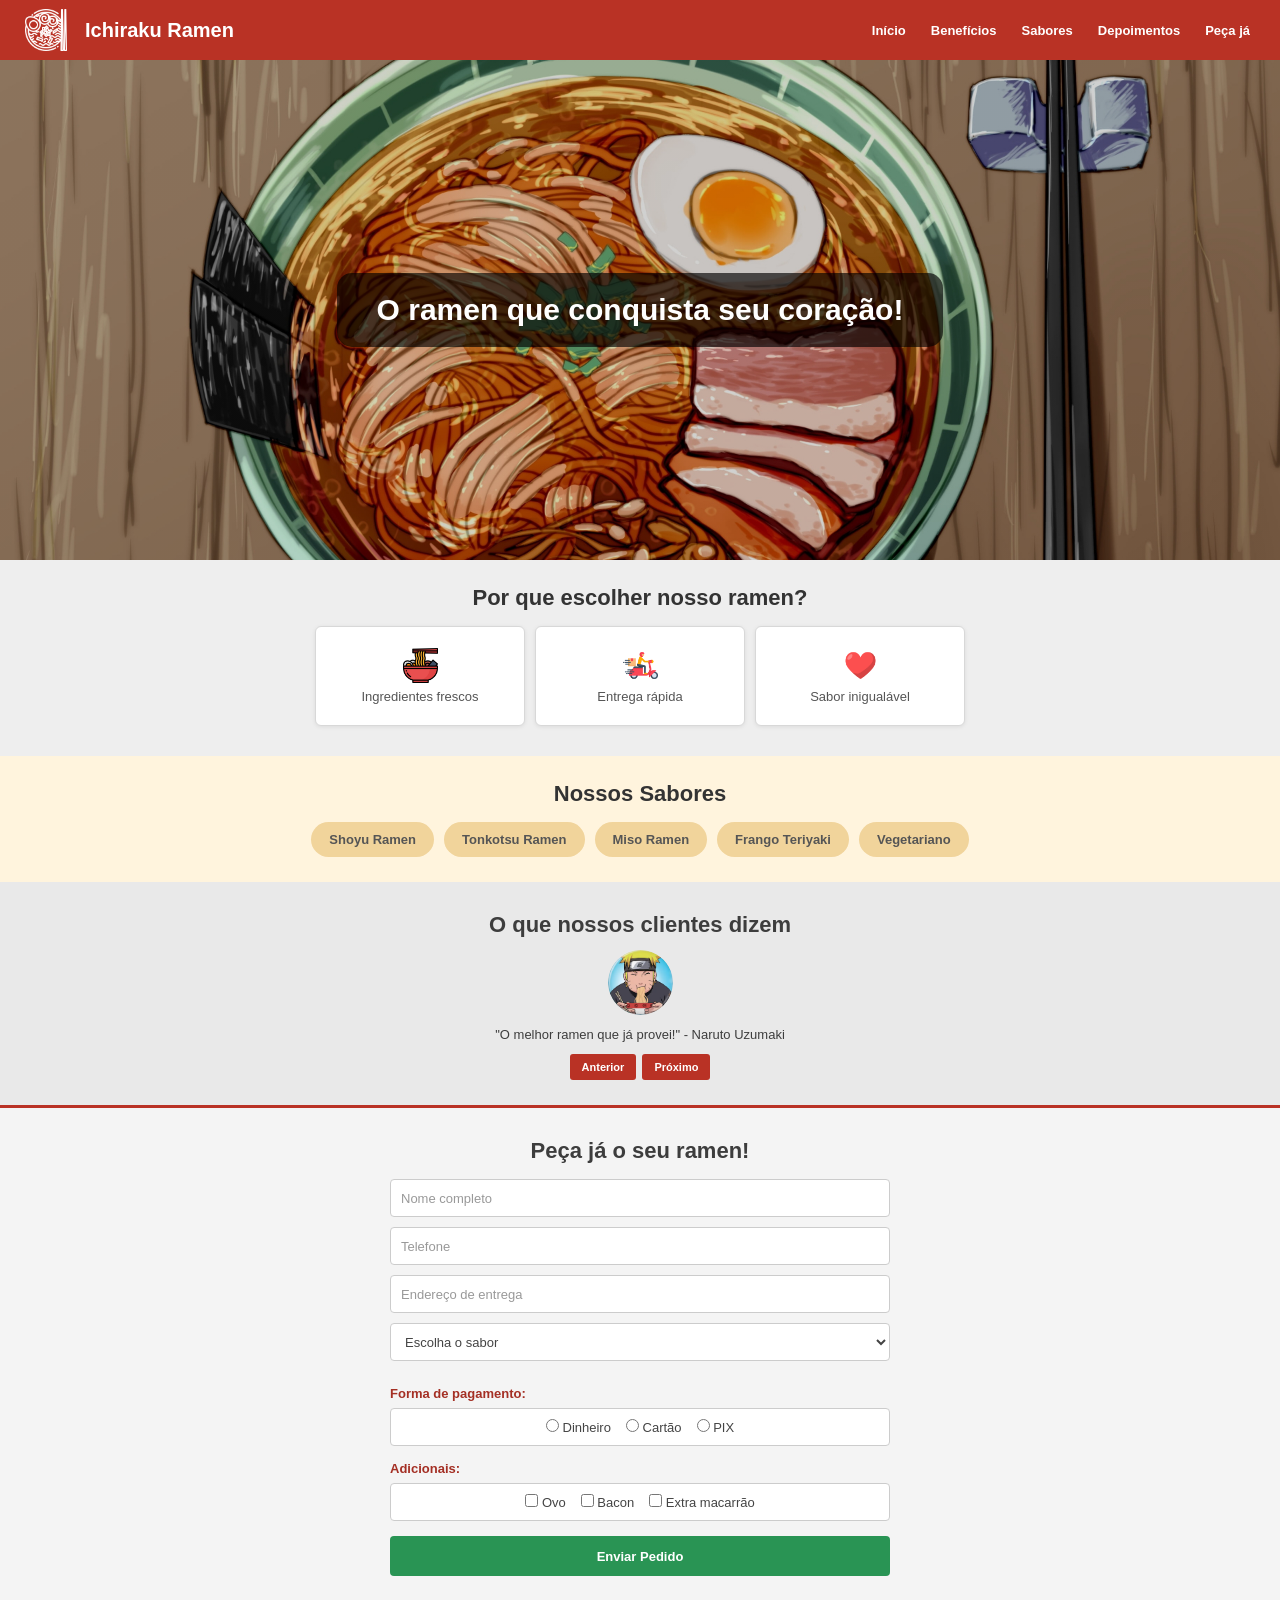
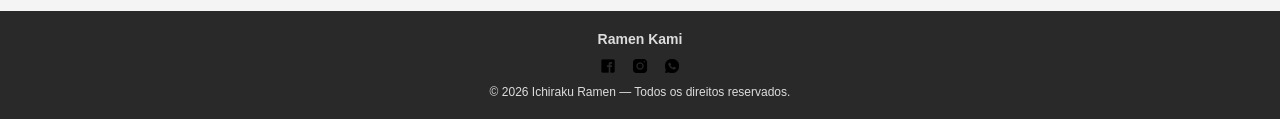
<file: index.html>
<!DOCTYPE html>
<html lang="pt-br">

<head>
    <meta charset="UTF-8">
    <meta name="viewport" content="width=device-width, initial-scale=1.0">

    <link rel="stylesheet" href="style.css">

    <script src="script.js" defer></script>

    <title>Ichiraku Ramen</title>
</head>

<body>

    <header>

        <a href="#inicio" class="logo">
            <img src="./logo.png" alt="Logo Ichiraku Ramen">
        </a>

        <div class="nome-site">
            Ichiraku Ramen
        </div>

        <nav>
            <ul>
                <li><a href="#inicio">Início</a></li>
                <li><a href="#beneficios">Benefícios</a></li>
                <li><a href="#sabores">Sabores</a></li>
                <li><a href="#depoimentos">Depoimentos</a></li>
                <li><a href="#formulario">Peça já</a></li>
            </ul>
        </nav>

    </header>

    <section id="inicio">

        <div class="banner-texto">
            O ramen que conquista seu coração!
        </div>

    </section>

    <section id="beneficios">

        <h2>Por que escolher nosso ramen?</h2>

        <div class="beneficios-container">

            <div class="beneficio">
                <img src="assets/icons/ramen.png" alt="Ingredientes frescos">
                <h3>Ingredientes frescos</h3>
            </div>

            <div class="beneficio">
                <img src="assets/icons/fast-shipping.png" alt="Entrega rápida">
                <h3>Entrega rápida</h3>
            </div>

            <div class="beneficio">
                <img src="assets/icons/heart.png" alt="Sabor inigualável">
                <h3>Sabor inigualável</h3>
            </div>

        </div>

    </section>

    <section id="sabores">

        <h2>Nossos Sabores</h2>

        <div class="sabores-container">

            <button class="sabor">Shoyu Ramen</button>
            <button class="sabor">Tonkotsu Ramen</button>
            <button class="sabor">Miso Ramen</button>
            <button class="sabor">Frango Teriyaki</button>
            <button class="sabor">Vegetariano</button>

        </div>

    </section>

    <section id="depoimentos">

        <h2>O que nossos clientes dizem</h2>

        <div class="depoimento">

        <img id="imagem-depoimento" src="assets/icons/Depoimento1.png" alt="Cliente">

        <p id="texto-depoimento">
        "O melhor ramen que já provei!" - Naruto Uzumaki
        </p>

        <div class="botoes-depoimento">
        <button class="btn" id="anterior">Anterior</button>
        <button class="btn" id="proximo">Próximo</button>
    </div>

</div>

        </div>

    </section>

    <section id="formulario">

        <h2>Peça já o seu ramen!</h2>

        <form action="obrigado.html" method="get">

            <input
                type="text"
                name="nome"
                placeholder="Nome completo"
                required
            >

            <input
                type="tel"
                name="telefone"
                placeholder="Telefone"
                required
            >

            <input
                type="text"
                name="endereco"
                placeholder="Endereço de entrega"
                required
            >

            <select name="sabor" required>
                <option value="">Escolha o sabor</option>
                <option>Shoyu Ramen</option>
                <option>Miso Ramen</option>
                <option>Tonkotsu Ramen</option>
                <option>Frango Teriyaki</option>
                <option>Vegetariano</option>
            </select>

            <fieldset>

                <legend>Forma de pagamento:</legend>

                <div class="opcoes">

                    <label>
                        <input
                            type="radio"
                            name="pagamento"
                            value="Dinheiro"
                            required
                        >
                        Dinheiro
                    </label>

                    <label>
                        <input
                            type="radio"
                            name="pagamento"
                            value="Cartão"
                        >
                        Cartão
                    </label>

                    <label>
                        <input
                            type="radio"
                            name="pagamento"
                            value="PIX"
                        >
                        PIX
                    </label>

                </div>

            </fieldset>

            <fieldset>

                <legend>Adicionais:</legend>

                <div class="opcoes">

                    <label>
                        <input
                            type="checkbox"
                            name="adicionais"
                            value="Ovo"
                        >
                        Ovo
                    </label>

                    <label>
                        <input
                            type="checkbox"
                            name="adicionais"
                            value="Bacon"
                        >
                        Bacon
                    </label>

                    <label>
                        <input
                            type="checkbox"
                            name="adicionais"
                            value="Extra macarrão"
                        >
                        Extra macarrão
                    </label>

                </div>

            </fieldset>

            <button type="submit" class="enviar">
                Enviar Pedido
            </button>

        </form>

    </section>

    <footer>

        <p><strong>Ramen Kami</strong></p>

        <div class="redes">

            <img src="assets/icons/facebook.png" alt="Facebook">

            <img src="assets/icons/instagram.png" alt="Instagram">

            <img src="assets/icons/whatsapp.png" alt="WhatsApp">

        </div>

        <p>
            © 2026 Ichiraku Ramen — Todos os direitos reservados.
        </p>

    </footer>

</body>
</html>
</file>
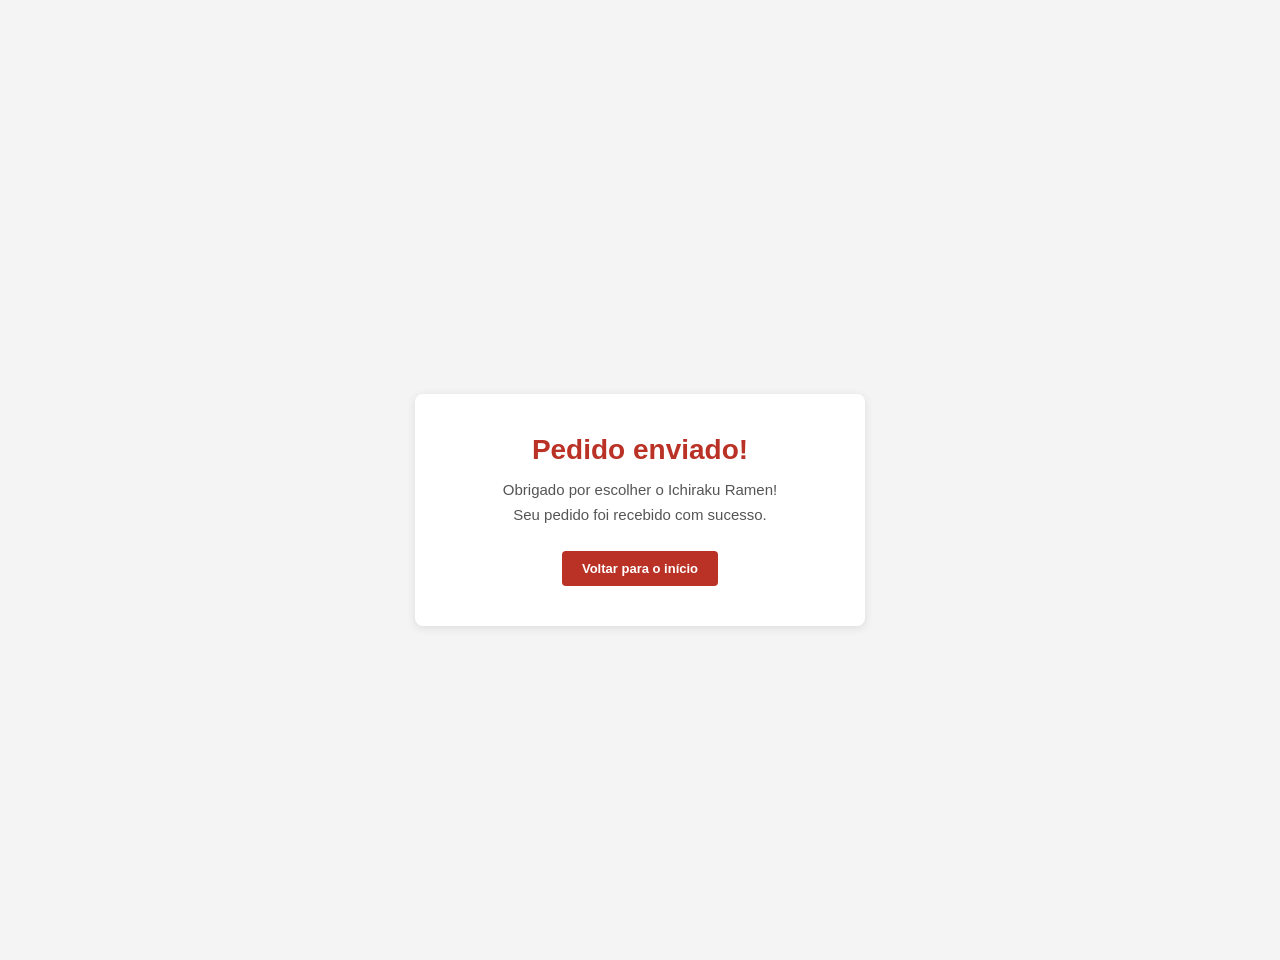
<file: obrigado.html>
<!DOCTYPE html>
<html lang="pt-br">

<head>
    <meta charset="UTF-8">

    <meta
        name="viewport"
        content="width=device-width, initial-scale=1.0"
    >

    <title>Pedido enviado - Ichiraku Ramen</title>

    <link rel="stylesheet" href="style.css">
</head>

<body>

    <main class="agradecimento">

        <div class="caixa-agradecimento">

            <h1>Pedido enviado!</h1>

            <p>
                Obrigado por escolher o Ichiraku Ramen!
            </p>

            <p>
                Seu pedido foi recebido com sucesso.
            </p>

            <a href="index.html" class="voltar">
                Voltar para o início
            </a>

        </div>

    </main>

</body>

</html>
</file>
<file: style.css>
* {
    margin: 0;
    padding: 0;
    box-sizing: border-box;
}

html {
    scroll-behavior: smooth;
}

body {
    font-family: Arial, Helvetica, sans-serif;
    background-color: #f4f4f4;
    color: #3d3d3d;
    padding-top: 60px;
}

header {
    height: 60px;
    width: 100%;
    background-color: #b93225;
    color: white;
    display: flex;
    align-items: center;
    position: fixed;
    top: 0;
    left: 0;
    z-index: 1000;
    padding: 0 30px;
}

.logo {
    width: 42px;
    height: 42px;
    display: block;
    position: absolute;
    left: 25px;
    top: 9px;
}

.logo img {
    width: 100%;
    height: 100%;
    object-fit: contain;
}

.nome-site {
    margin-left: 55px;
    font-size: 20px;
    font-weight: bold;
    color: white;
}

nav {
    position: absolute;
    right: 30px;
    top: 0;
    height: 60px;
    display: flex;
    align-items: center;
}

nav ul {
    list-style: none;
    display: flex;
    align-items: center;
    gap: 25px;
}

nav ul li a {
    text-decoration: none;
    color: white;
    font-size: 13px;
    font-weight: bold;
    transition: 0.3s;
}

nav ul li a:hover {
    color: #ffd7a8;
}

#inicio {
    width: 100%;
    height: 500px;
    position: relative;
    background-image:
        linear-gradient(
            rgba(0, 0, 0, 0.18),
            rgba(0, 0, 0, 0.18)
        ),
        url("assets/img/img4.jpg");
    background-size: cover;
    background-position: center;
    display: flex;
    align-items: center;
    justify-content: center;
}

.banner-texto {
    background-color: rgba(0, 0, 0, 0.65);
    color: white;
    padding: 20px 40px;
    font-size: 30px;
    font-weight: bold;
    text-align: center;
    max-width: 80%;
    border-radius: 15px;
}

#beneficios {
    background-color: #eeeeee;
    text-align: center;
    padding: 25px 20px 30px;
}

#beneficios h2 {
    font-size: 22px;
    margin-bottom: 15px;
    color: #333;
}

.beneficios-container {
    display: flex;
    justify-content: center;
    align-items: center;
    flex-wrap: wrap;
    gap: 10px;
}

.beneficio {
    width: 210px;
    height: 100px;
    background-color: #ffffff;
    border: 1px solid #d8d8d8;
    border-radius: 6px;
    display: flex;
    flex-direction: column;
    justify-content: center;
    align-items: center;
    box-shadow: 0 1px 4px rgba(0, 0, 0, 0.08);
    transition: 0.3s;
}

.beneficio:hover {
    transform: translateY(-3px);
    box-shadow: 0 4px 8px rgba(0, 0, 0, 0.12);
}

.beneficio img {
    width: 35px;
    height: 35px;
    object-fit: contain;
    margin-bottom: 6px;
}

.beneficio h3 {
    font-size: 13px;
    font-weight: normal;
    color: #555;
}

#sabores {
    background-color: #fff4dd;
    text-align: center;
    padding: 25px 20px;
}

#sabores h2 {
    font-size: 22px;
    margin-bottom: 15px;
    color: #333;
}

.sabores-container {
    display: flex;
    justify-content: center;
    align-items: center;
    flex-wrap: wrap;
    gap: 10px;
}

.sabor {
    border: none;
    border-radius: 25px;
    background-color: #f1d49b;
    color: #555;
    padding: 10px 18px;
    font-size: 13px;
    font-weight: bold;
    cursor: pointer;
    transition: 0.3s;
}

.sabor:hover {
    background-color: #b93225;
    color: white;
    transform: scale(1.05);
}

#depoimentos {
    background-color: #e9e9e9;
    text-align: center;
    padding: 30px 20px 25px;
}

#depoimentos h2 {
    font-size: 22px;
    margin-bottom: 12px;
}

.depoimento {
    display: flex;
    flex-direction: column;
    align-items: center;
    justify-content: center;
}

.depoimento img {
    width: 65px;
    height: 65px;
    border-radius: 50%;
    object-fit: cover;
    margin-bottom: 12px;
}

.depoimento p {
    font-size: 13px;
    margin-bottom: 12px;
}

.botoes-depoimento {
    display: flex;
    justify-content: center;
    gap: 6px;
}

.btn {
    background-color: #b93225;
    color: white;
    border: none;
    border-radius: 3px;
    padding: 7px 12px;
    font-size: 11px;
    font-weight: bold;
    cursor: pointer;
    transition: 0.3s;
}

.btn:hover {
    background-color: #8f241b;
}

#formulario {
    border-top: 3px solid #b93225;
    background-color: #f4f4f4;
    padding: 30px 20px 35px;
}

#formulario h2 {
    text-align: center;
    font-size: 22px;
    margin-bottom: 15px;
}

form {
    width: 100%;
    max-width: 500px;
    margin: 0 auto;
}

form input[type="text"],
form input[type="tel"],
form select {
    width: 100%;
    height: 38px;
    padding: 10px;
    margin-bottom: 10px;
    background-color: white;
    border: 1px solid #cccccc;
    border-radius: 4px;
    font-size: 13px;
    color: #444;
}

form input::placeholder {
    color: #999;
}

form input:focus,
form select:focus {
    outline: none;
    border-color: #b93225;
    box-shadow: 0 0 4px rgba(185, 50, 37, 0.25);
}

fieldset {
    border: none;
    margin-top: 15px;
    margin-bottom: 15px;
}

legend {
    color: #a42f24;
    font-size: 13px;
    font-weight: bold;
    margin-bottom: 7px;
}

.opcoes {
    min-height: 38px;
    background-color: white;
    border: 1px solid #cccccc;
    border-radius: 4px;
    display: flex;
    justify-content: center;
    align-items: center;
    flex-wrap: wrap;
    gap: 15px;
    padding: 8px;
}

.opcoes label {
    font-size: 13px;
    cursor: pointer;
    color: #444;
}

.opcoes input {
    cursor: pointer;
}

.enviar {
    width: 100%;
    height: 40px;
    border: none;
    border-radius: 4px;
    background-color: #299454;
    color: white;
    font-size: 13px;
    font-weight: bold;
    cursor: pointer;
    transition: 0.3s;
}

.enviar:hover {
    background-color: #207641;
    transform: scale(1.01);
}

footer {
    width: 100%;
    background-color: #292929;
    color: #dddddd;
    text-align: center;
    padding: 20px 10px;
}

footer p:first-child {
    font-size: 14px;
    margin-bottom: 10px;
}

.redes {
    display: flex;
    justify-content: center;
    align-items: center;
    gap: 14px;
    margin-bottom: 10px;
}

.redes img {
    width: 18px;
    height: 18px;
    object-fit: contain;
    cursor: pointer;
    transition: 0.3s;
}

.redes img:hover {
    transform: scale(1.2);
}

footer p:last-child {
    font-size: 12px;
}

.agradecimento {
    min-height: 100vh;
    display: flex;
    justify-content: center;
    align-items: center;
    background-color: #f4f4f4;
    padding: 20px;
}

.caixa-agradecimento {
    width: 100%;
    max-width: 450px;
    background-color: white;
    text-align: center;
    padding: 40px 30px;
    border-radius: 8px;
    box-shadow: 0 2px 10px rgba(0, 0, 0, 0.1);
}

.caixa-agradecimento img {
    width: 90px;
    height: 90px;
    object-fit: contain;
    margin-bottom: 15px;
}

.caixa-agradecimento h1 {
    color: #b93225;
    font-size: 28px;
    margin-bottom: 15px;
}

.caixa-agradecimento p {
    color: #555;
    font-size: 15px;
    margin-bottom: 8px;
}

.voltar {
    display: inline-block;
    margin-top: 20px;
    padding: 10px 20px;
    background-color: #b93225;
    color: white;
    text-decoration: none;
    border-radius: 4px;
    font-size: 13px;
    font-weight: bold;
    transition: 0.3s;
}

.voltar:hover {
    background-color: #8f241b;
}

@media (max-width: 700px) {

    header {
        height: 60px;
        padding: 0;
    }

    .logo {
        left: 15px;
        top: 9px;
        width: 40px;
        height: 40px;
    }

    .nome-site {
        margin-left: 65px;
        font-size: 17px;
    }

    nav {
        position: absolute;
        top: 60px;
        left: 0;
        right: 0;
        width: 100%;
        height: auto;
        margin: 0;
        padding: 10px 5px;
        background-color: #b93225;
        display: flex;
        justify-content: center;
        align-items: center;
        z-index: 1001;
    }

    nav ul {
        width: 100%;
        display: flex;
        justify-content: center;
        align-items: center;
        flex-wrap: wrap;
        gap: 10px;
        margin: 0;
        padding: 0;
    }

    nav ul li {
        text-align: center;
    }

    nav ul li a {
        color: white;
        font-size: 10px;
        white-space: nowrap;
    }

    #inicio {
        height: 350px;
    }

    .banner-texto {
        font-size: 21px;
        padding: 15px 20px;
        max-width: 90%;
        border-radius: 15px;
    }

    #beneficios {
        padding: 20px 10px;
    }

    #beneficios h2 {
        font-size: 18px;
    }

    .beneficios-container {
        display: flex;
        justify-content: center;
        align-items: center;
        flex-wrap: nowrap;
        gap: 5px;
    }

    .beneficio {
        width: 31%;
        height: 85px;
    }

    .beneficio img {
        width: 30px;
        height: 30px;
    }

    .beneficio h3 {
        font-size: 11px;
    }

    #sabores h2 {
        font-size: 18px;
    }

    .sabor {
        padding: 8px 12px;
        font-size: 11px;
    }

    #depoimentos h2 {
        font-size: 18px;
    }

    .depoimento img {
        width: 55px;
        height: 55px;
    }

    .depoimento p {
        font-size: 11px;
    }

    #formulario h2 {
        font-size: 18px;
    }

    form {
        max-width: 100%;
    }

    form input[type="text"],
    form input[type="tel"],
    form select {
        height: 38px;
        font-size: 12px;
    }

    legend {
        font-size: 12px;
    }

    .opcoes {
        gap: 8px;
    }

    .opcoes label {
        font-size: 11px;
    }

    .enviar {
        height: 40px;
        font-size: 12px;
    }

    footer {
        padding: 15px 10px;
    }

    footer p:first-child {
        font-size: 12px;
    }

    footer p:last-child {
        font-size: 10px;
    }

    .redes img {
        width: 16px;
        height: 16px;
    }
}
</file>
